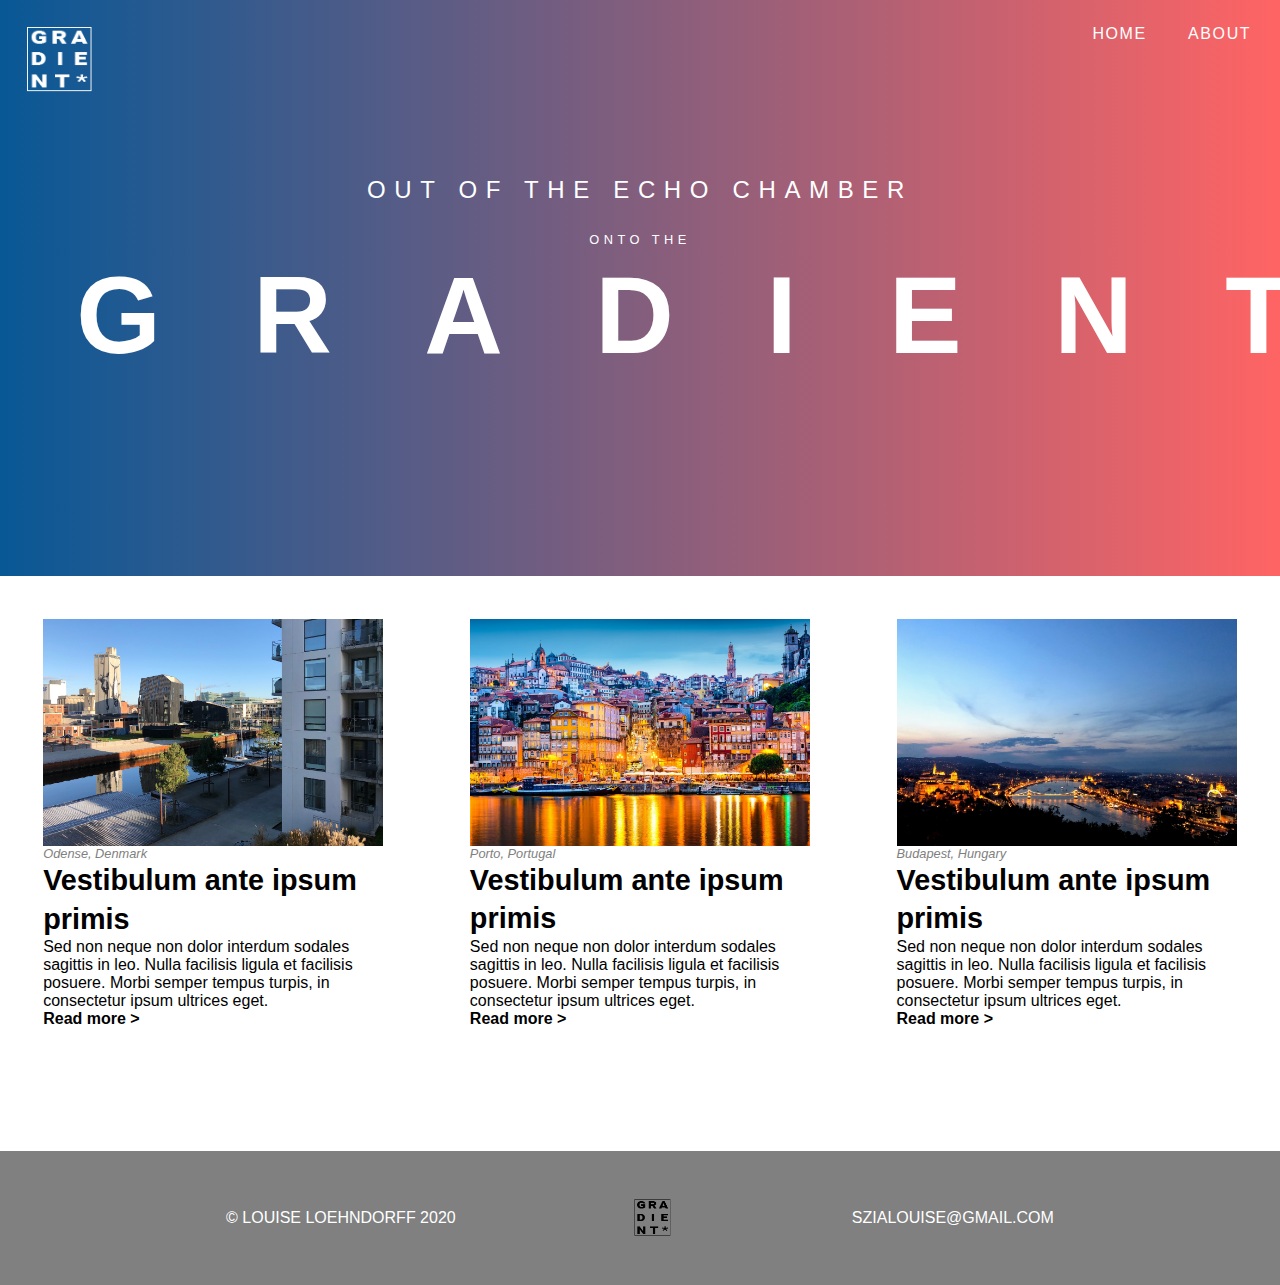
<file: index.html>
<!DOCTYPE html>
<html>
    <head>
        <meta charset="utf-8" />
        <title>Gradient news</title>
        <meta name="description" content="Example" />
        <link rel = "stylesheet" type = "text/css" href = "styles/styles.css"/>
    </head>
    <body>
            <!--Header -->
        <header>
            <div class="header">
                <a class="site-logo" href="index.html">
                    <img class="site-logo" src="images/logo.png">
                </a>
            </div>
            <div class="site-nav">
                <ul>
                    <li><a href="index.html">Home</a></li>
                    <li><a href="html/about.html">About</a> </li>
                </ul>
            </div>
        </header>
            <!-- Main Content-->
        <div class="page-grid">
             <!--Hero Area -->
             <div class="hero">
                <div class="box">
                    <div class="hero-content">
                        <h2 class="hero-intro">Out of the echo chamber</h2> 
                        <h3 class="hero-subtitle">onto the</h3>
                        <h1 class="hero-title">Gradient</h1>
                    </div>
                </div>   
             </div>

        <!--Main Content Cards -->
            <div class="cardArea" id="content">
                    <div class="card left">
                        <figure class="card-content">
                            <a class="card-image" href="html/post.html">
                                <img class="img" alt="Denmark" src="images/denmark.jpeg">
                            </a>
                        <figcaption class="card-caption">Odense, Denmark</figcaption>
                    </figure>
                       <a class="card-headline">
                            <h2>Vestibulum ante ipsum primis</h2>
                       </a>
                       <a class="card-body">
                           <p>Sed non neque non dolor interdum sodales sagittis in leo. Nulla facilisis ligula et facilisis posuere. Morbi semper tempus turpis, in consectetur ipsum ultrices eget.</p>
                       </a>
                       <a class="card-open" href="html/post.html">
                            <p><strong>Read more ></strong></p>
                       </a>
                    </div>

                    <div class="card center">
                        <figure class="card-content">
                            <a class="card-image" href="html/post.html">
                                <img class="img" alt="Portugal" src="images/portugal.jpg">
                            </a>
                            <figcaption class="card-caption">Porto, Portugal</figcaption>
                    </figure>
                       <a class="card-headline">
                            <h2>Vestibulum ante ipsum primis</h2>
                       </a>
                       <a class="card-body">
                           <p>Sed non neque non dolor interdum sodales sagittis in leo. Nulla facilisis ligula et facilisis posuere. Morbi semper tempus turpis, in consectetur ipsum ultrices eget.
                        </p>
                       </a>
                       <a class="card-open" href="html/post.html">
                            <p><strong>Read more ></strong></p>
                       </a>
                    </div>
                    <div class="card right">
                        <figure class="card-content">
                            <a class="card-image" href="html/post.html">
                                <img class="img" alt="Hungary" src="images/hungary.JPG">
                            </a>
                            <figcaption class="card-caption">Budapest, Hungary</figcaption>
                        </figure>
                       <a class="card-headline">
                            <h2>Vestibulum ante ipsum primis</h2>
                       </a>
                       <a class="card-body">
                           <p>Sed non neque non dolor interdum sodales sagittis in leo. Nulla facilisis ligula et facilisis posuere. Morbi semper tempus turpis, in consectetur ipsum ultrices eget.</p>
                       </a>
                       <a class="card-open" href="html/post.html">
                            <p><strong>Read more ></strong></p>
                       </a>
                    </div>
            </div>
        </div>

             <!--Footer -->
            <footer>
                <div class="footer">
                    <div class="copyright">&#169 Louise Loehndorff 2020</div>
                    <div class="footer-icon">
                        <img class="footer-img" src="images/logo dark.png">
                    </div>
                    <div class="email">szialouise@gmail.com</div>
                </div>
            </footer>
    </body>
</html>
</file>
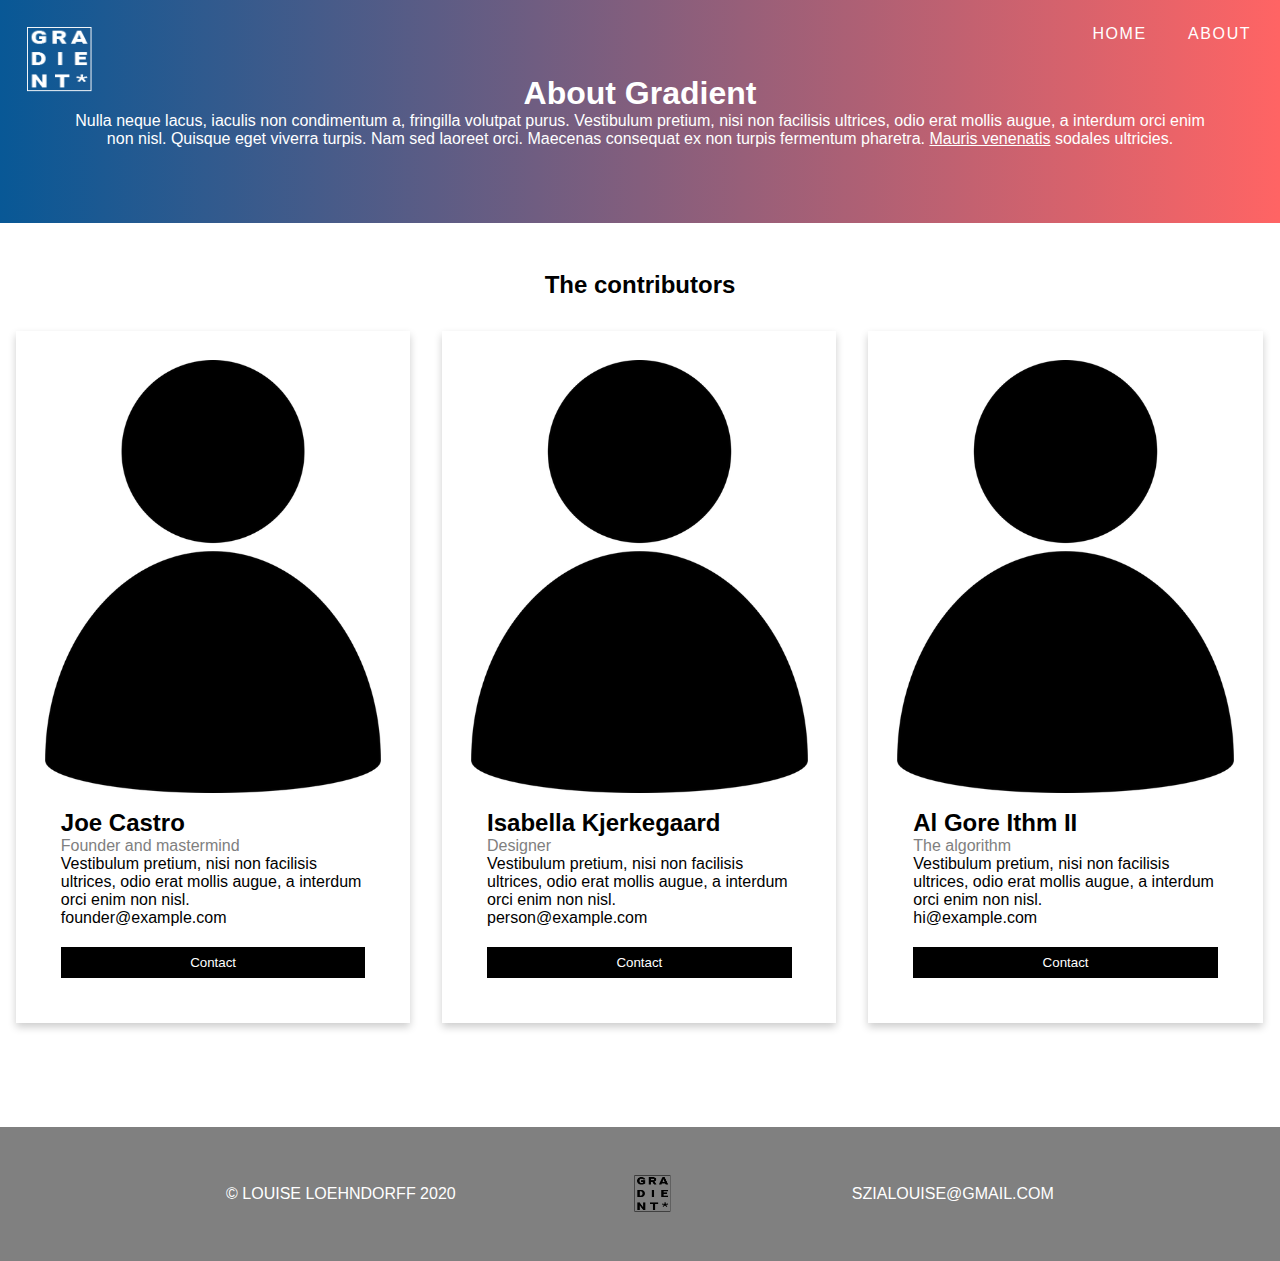
<file: html/about.html>
<!DOCTYPE html>
<html>
    <head>
        <meta charset="utf-8" />
        <title>Gradient news</title>
        <meta name="description" content="Example" />
        <link rel = "stylesheet" type = "text/css" href = "../styles/styles.css"/>
        <link rel = "stylesheet" type = "text/css" href = "../styles/styles-about.css"/>
    </head>
    <body>
        <!--Header -->
        <header>
            <div class="header">
                <a class="site-logo" href="../index.html">
                    <img class="site-logo" src="../images/logo.png">
                </a>
            </div>
            <div class="site-nav">
                <ul>
                    <li><a href="../index.html">Home</a></li>
                    <li><a href="about.html">About</a> </li>
                </ul>
            </div>
        </header>
        <!-- Main Content -->
        <div class="about-header">
            <h1>About Gradient</h1>
            <p>Nulla neque lacus, iaculis non condimentum a, fringilla volutpat purus. Vestibulum pretium, nisi non facilisis ultrices, odio erat mollis augue, a interdum orci enim non nisl. Quisque eget viverra turpis. Nam sed laoreet orci. Maecenas consequat ex non turpis fermentum pharetra. <u>Mauris venenatis</u> sodales ultricies.</p>
        </div>
        <h2 class="contributors-title">The contributors</h2>
        <div class="row">
            <div class="column">
            <div class="card">
                <img src="../images/person.png">
                <div class="container">
                    <h2>Joe Castro</h2>
                    <p class="title">Founder and mastermind</p>
                    <p>Vestibulum pretium, nisi non facilisis ultrices, odio erat mollis augue, a interdum orci enim non nisl. </p>
                    <p>founder@example.com</p>
                    <p><button class="button">Contact</button></p>
                </div>
            </div>
            </div>
        
            <div class="column">
            <div class="card">
                <img src="../images/person.png">
                <div class="container">
                    <h2>Isabella Kjerkegaard</h2>
                    <p class="title">Designer</p>
                    <p>Vestibulum pretium, nisi non facilisis ultrices, odio erat mollis augue, a interdum orci enim non nisl. </p>
                    <p>person@example.com</p>
                    <p><button class="button">Contact</button></p>
                </div>
            </div>
            </div>
        
            <div class="column">
            <div class="card">
                <img src="../images/person.png">
                <div class="container">
                    <h2>Al Gore Ithm II</h2>
                    <p class="title">The algorithm</p>
                    <p>Vestibulum pretium, nisi non facilisis ultrices, odio erat mollis augue, a interdum orci enim non nisl. </p>
                    <p>hi@example.com</p>
                    <p><button class="button">Contact</button></p>
                </div>
            </div>
            </div>
        </div>

        <!-- Footer -->
        <footer>
            <div class="footer">
                <div class="copyright">&#169 Louise Loehndorff 2020</div>
                <div class="footer-icon">
                    <img class="footer-img" src="../images/logo dark.png">
                </div>
                <div class="email">szialouise@gmail.com</div>
            </div>
        </footer>
    </body>
</html>
</file>
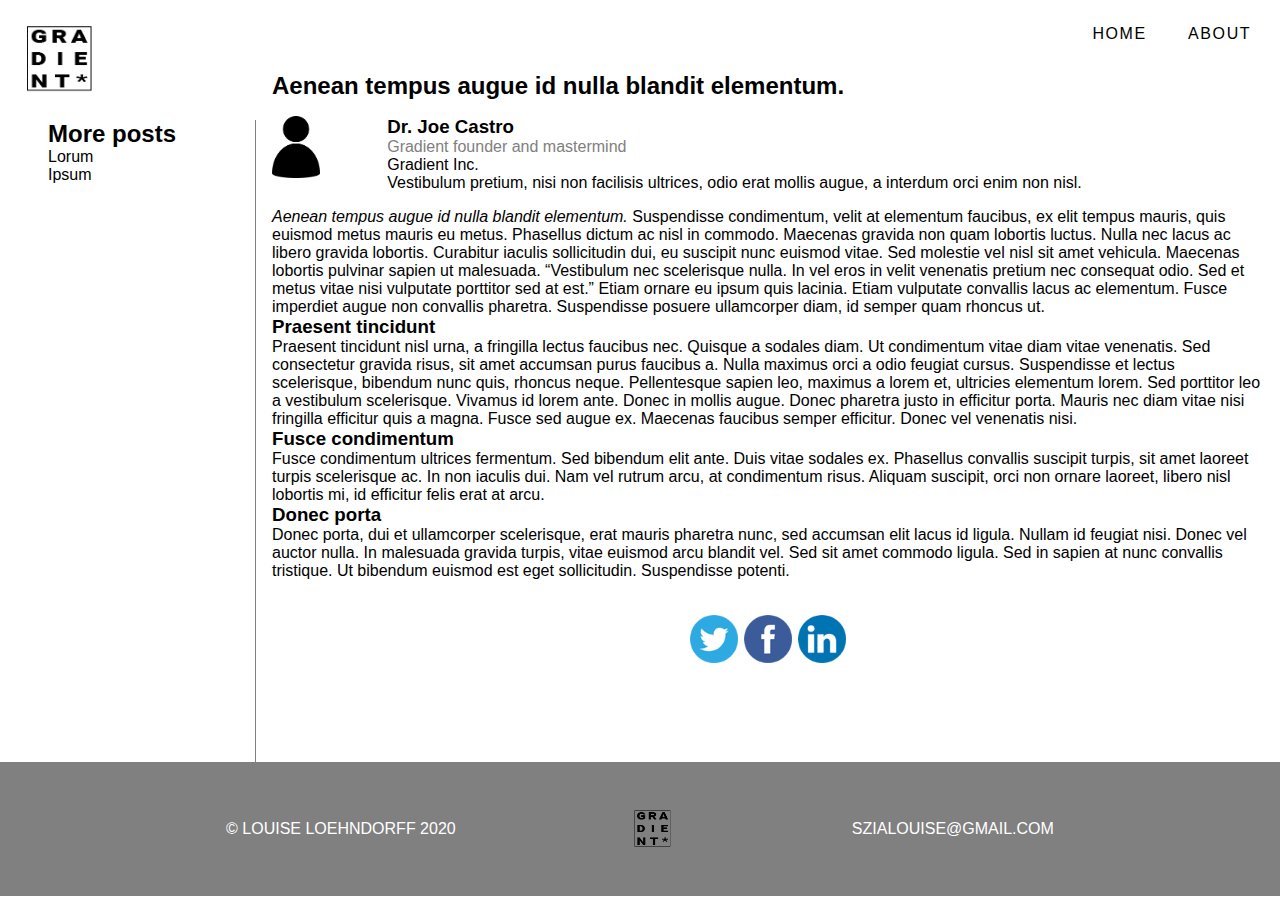
<file: html/post.html>
<!DOCTYPE html>
<html>
    <head>
        <meta charset="utf-8" />
        <title>The Gradient post</title>
        <link href="../styles/styles.css" rel="stylesheet">
        <link href="../styles/styles-post.css" rel="stylesheet">
        <meta name="description" content="Example" />
    </head>
    <body>
        <!--Header -->
        <header>
            <div class="header">
                <a class="site-logo" href="../index.html">
                    <img class="site-logo" src="../images/logo dark.png">
                </a>
            </div>
            <div class="site-nav">
                <ul>
                    <li><a href="../index.html">Home</a></li>
                    <li><a href="../html/about.html">About</a> </li>
                </ul>
            </div>
        </header>
        <div class="post-grid">
            <!-- Main Content-->
            <article>
                <div class="post">
                    <section class="headline">
                        <h2>Aenean tempus augue id nulla blandit elementum.</h2>
                    </section>
                    <section class="author-info">
                        <a class="avatar">
                            <img class="avatar-img" src="../images/person.png" alt="Joe Castro avatar">
                        </a>
                        <div class="author-details">
                            <h3>Dr. Joe Castro</h3>
                            <p class="title">Gradient founder and mastermind</p>
                            <p>Gradient Inc.</p>
                            <p>Vestibulum pretium, nisi non facilisis ultrices, odio erat mollis augue, a interdum orci enim non nisl.</p>
                        </div>
                    </section>
                    <section class="body">
                        <p>
                        <em>Aenean tempus augue id nulla blandit elementum.</em> Suspendisse condimentum, velit at elementum faucibus, ex elit tempus mauris, quis euismod metus mauris eu metus. Phasellus dictum ac nisl in commodo. Maecenas gravida non quam lobortis luctus. Nulla nec lacus ac libero gravida lobortis. Curabitur iaculis sollicitudin dui, eu suscipit nunc euismod vitae. Sed molestie vel nisl sit amet vehicula. Maecenas lobortis pulvinar sapien ut malesuada. <q>Vestibulum nec scelerisque nulla. In vel eros in velit venenatis pretium nec consequat odio. Sed et metus vitae nisi vulputate porttitor sed at est.</q> Etiam ornare eu ipsum quis lacinia. Etiam vulputate convallis lacus ac elementum. Fusce imperdiet augue non convallis pharetra. Suspendisse posuere ullamcorper diam, id semper quam rhoncus ut.
                        </p>
                        <h3>Praesent tincidunt</h3>
                        <p>
                        Praesent tincidunt nisl urna, a fringilla lectus faucibus nec. Quisque a sodales diam. Ut condimentum vitae diam vitae venenatis. Sed consectetur gravida risus, sit amet accumsan purus faucibus a. Nulla maximus orci a odio feugiat cursus. Suspendisse et lectus scelerisque, bibendum nunc quis, rhoncus neque. Pellentesque sapien leo, maximus a lorem et, ultricies elementum lorem. Sed porttitor leo a vestibulum scelerisque. Vivamus id lorem ante. Donec in mollis augue. Donec pharetra justo in efficitur porta. Mauris nec diam vitae nisi fringilla efficitur quis a magna. Fusce sed augue ex. Maecenas faucibus semper efficitur. Donec vel venenatis nisi.
                        </p>
                        <h3>Fusce condimentum</h3>
                        <p> 
                        Fusce condimentum ultrices fermentum. Sed bibendum elit ante. Duis vitae sodales ex. Phasellus convallis suscipit turpis, sit amet laoreet turpis scelerisque ac. In non iaculis dui. Nam vel rutrum arcu, at condimentum risus. Aliquam suscipit, orci non ornare laoreet, libero nisl lobortis mi, id efficitur felis erat at arcu.
                        </p>
                        <h3>Donec porta</h3>
                        <p>  
                        Donec porta, dui et ullamcorper scelerisque, erat mauris pharetra nunc, sed accumsan elit lacus id ligula. Nullam id feugiat nisi. Donec vel auctor nulla. In malesuada gravida turpis, vitae euismod arcu blandit vel. Sed sit amet commodo ligula. Sed in sapien at nunc convallis tristique. Ut bibendum euismod est eget sollicitudin. Suspendisse potenti.
                        </p>
                    </section>
                </div>
            </article>
            <!-- Social Sharing -->
            <div class="social">
                <!-- <div class="share">Share</div> -->
                <div class="twitter">
                    <a href="post.html" target="_blank">
                        <img src="../images/twitter.png" alt="Twitter"/>
                    </a>
                </div>
                <div class="fb">
                    <a href="post.html" target="_blank">
                        <img src="../images/facebook.png" alt="Facebook"/>
                    </a>
                </div>
                <div class="linkedin">
                    <a href="post.html" target="_blank">
                        <img src="../images/linkedin.png" alt="LinkedIn"/>
                    </a>
                </div>
            </div>
            
                <!-- Sidebar -->
            <div class="sidebar">
                <h2>More posts</h2>
                <ul>
                    <li><a href="post.html">Lorum</a></li>
                    <li><a href="post.html">Ipsum</a> </li>
                </ul>
            </div>
        </div>

        <!-- Footer -->
        <footer>
            <div class="footer">
                <div class="copyright">&#169 Louise Loehndorff 2020</div>
                <div class="footer-icon">
                    <img class="footer-img" src="../images/logo dark.png">
                </div>
                <div class="email">szialouise@gmail.com</div>
            </div>
        </footer>
    </body>
</html>
</file>
<file: styles/styles.css>
@import "styles-header.css";
@import "styles-footer.css";
@import "styles-homepage-grid.css";

html,
html * {
    box-sizing: border-box;
    margin: 0;
    padding: 0;
}

body {
    font-family: "Roboto", Arial, sans-serif;
    font-size: 3vw;
}

img {
    width: 100%;
    max-width: 100%;
    height: auto;
    vertical-align: middle;
}

.box {
    display: flex;
    align-items: center;
    justify-content: space-evenly;
    /* border: 2px solid red; */
}

.hero {
    grid-area: hero;
    height: 50vw;
    color: #fff;
    background-image: linear-gradient(to right, #085896 , #FF6464);
    background-size: cover;
}

.hero-content {
    font-family: Roboto, arial, sans-serif;
    display: relative;
    z-index: 0;
    top: 0;
    bottom: 0;
    width: 100%;
    text-align: center;
    height: 50vh;
}

.hero-intro {
    font-size: 1.3em;
    font-weight: 100;
    line-height: 1.55em;
    margin-bottom: 1em;
    padding-top: 4.5em;
    letter-spacing: .3em;
    text-transform: uppercase;
}

.hero-subtitle {
    font-size: .5em;
    font-weight: 100;
    line-height: 1.6em;
    letter-spacing: .3em;
    text-transform: uppercase;
}

.hero-title {
    font-size: 4em;
    margin-bottom: 1.5%;
    text-transform: uppercase;
    letter-spacing: .1em;
}

#content {
    grid-area: content;
}

.cardArea {
    display: flex;
    flex-flow: row wrap;
    justify-content: center;
    align-items: center;
    margin: 0 2em 0 2em;
    /* border: 2px solid blue; */
        }

.card {
    display: flex;
    flex-flow: column wrap;
    align-items: left;
    justify-content: left;
    flex: 1 0 100%;
    margin: .5em;
    padding: 2em;
    /* height: 70vw; */
    /* border: 2px solid yellow; */
}

.card.left {
    grid-area: l;
}

.card.center {
    grid-area: c;
}

.card.right {
    grid-area: r;
}

.card-headline {
    font-size: 1.5em;
    line-height: 2em;

}

.card-open {
    text-decoration: none;
    color: #000;
    /* font-weight: 600; */
}
.card-caption {
    font-size: .8em;
    font-style: italic;
    color: grey;
}

/* - - - - - - - - - - - (600px Media Query) - - - - - - - - - - - */

@media (min-width: 600px) {
    body {
      font-size: 100%;
    }

    .site-logo {
      float: left;
      width: 4.5em;
      top: 0;
    }

    .site-logo img {
      width: 4.5em;
    }

    .site-nav {
      position: relative;
      display: block !important;
      float: right;
      width: 80%;
      padding: .75em 1em 0 0;
      background: none;
      top: 0;
    }
  
    .site-nav ul {
      margin: 0;
      text-align: right;
    }

    .site-nav ul li {
      display: inline-block;
      margin-bottom: 0;
      margin-left: 1.5em;
    }

    .hero {
        height: 45vw;
    }

    .hero-intro {
        font-size: 1.5em;
        line-height: 2;
        margin-bottom: 2.25%;
        padding-top: 13%;
        letter-spacing: .39em;
    }

    .hero-subtitle {
        font-size: .8em;
        line-height: 2;
        letter-spacing: .35em;
    }

    .hero-title {
        font-size: 5em;
        margin-bottom: 7%;
        letter-spacing: .3em;
        /* margin-left: .25em; */
    }

    .cardArea {
        margin: 0 0 0 0;
    }

    .card {
        flex: 1 0 50%;
        margin: .3em;
        padding: 1.5em;
        /* height: 50vw; */
    }

    .card-headline {
        font-size: 1.2em;
    }

    .footer {
        font-size: 1em;
    }
}

  /* - - - - - - - - - - - (900px Media Query) - - - - - - - - - - - */

  @media (min-width: 900px) {
    .hero {
      height: 45vw;
    }

    .hero-intro {
      margin-bottom: 1%;
      padding-top: 7%;
      letter-spacing: .36em;
    }

    .hero-title {
      margin-bottom: 0;
      letter-spacing: .5em;
      margin-left: .4em;
      font-size: 7vw;
    }

    .card {
        margin: .7em;
        padding: 1.5em;
        /* height: 45vw; */
    }

}

  /* - - - - - - - - - - - (1200px Media Query) - - - - - - - - - - - */
  
  @media (min-width: 1200px) {
    .hero {
      overflow: hidden;
      height: 45vw;
    }

    .hero-intro {
      padding-top: 13%;
    }

    .hero-title {
      letter-spacing: .85em;
      margin-left: .7em;
      font-size: 8.5vw;
    }

    .card {
        flex: 1 0 27%;
        margin: .9em;
        padding: 1.8em;
        /* height: 40vw; */
    }

}
</file>
<file: styles/styles-about.css>
/* .about-header span {
    text-decoration: underline;
  } */
  
  .column {
    float: left;
    width: 33.3%;
    margin-bottom: 16px;
    padding: 0 8px;
  }
  
  .card {
    box-shadow: 0 4px 8px 0 rgba(0, 0, 0, 0.2);
    margin: 8px;
  }
  
  .about-header {
    padding: 75px;
    text-align: center;
    background-image: linear-gradient(to right, #085896 , #FF6464);;
    color: white;
  }
  
  .container {
    padding: 1em;
  }
  
  .container::after, .row::after {
    content: "";
    clear: both;
    display: table;
  }
  
  .title {
    color: grey;
  }
  .contributors-title {
    text-align: center;
    padding: 2em 0 1em 0;
  }
  
  .button {
    border: none;
    outline: 0;
    display: inline-block;
    padding: 8px;
    margin-top: 1.5em;
    color: white;
    background-color: #000;
    text-align: center;
    cursor: pointer;
    width: 100%;
  }
  
  .button:hover {
    background-color: #555;
  }
  
@media screen and (max-width: 900px) {
    .column {
      width: 100%;
      display: block;
    }
}
</file>
<file: styles/styles-post.css>
.site-nav ul li a{
    color: black;
}

.post-grid {
    display: flex;
    flex-flow: column wrap;
    align-items: center;
    justify-content: center;
}

.post {
    grid-area: post;
    margin-top: 5em;
    padding: 1em;
}

.sidebar {
    grid-area: sidebar;
    width: 100%;
    border-top: 1px solid grey;
    margin: 1em 0 0 1em;
    padding-top: 1em;
}

.sidebar ul {
    list-style: none;
}

.sidebar ul li a {
    text-decoration: none;
    color: black;
}

.author-info {
    display: flex;
    flex-flow: column wrap;
    padding-top: 1em;
}

.avatar {
    width: 4.5em;
}

.avatar-img {
    width: 4.5em;
}

.title {
    color: grey;
}

.body {
    padding: 1em 0 0 0;
}
.social {
    grid-area: social;
    padding: 1em;
    display: flex;
    flex-flow: column wrap;
    justify-content: center;
    align-items: center;
}

.social img {
    width: 3.5em;
    margin: .2em;
}

/* - - - - - - - - - - - (900px Media Query) - - - - - - - - - - - */

@media (min-width: 900px) {
    .post-grid {
        display: grid;
        grid-template-columns: 20% 75%;
        grid-template-rows: auto;
        grid-column-gap: 0px;
        grid-row-gap: 0px;
        grid-template-areas:
            /* "hd hd" */
            "sidebar post"
            "sidebar post"
            "sidebar social";
            /* "ft ft"; */
    }

    .author-info {
        display: grid;
        grid-template-columns: 10% 90%;
        grid-template-rows: auto;
        grid-column-gap: 1em;
        grid-template-areas: 
        "avatar info";
        padding-top: 1em;
    }
    
    .avatar {
        width: 3em;
        grid-area: avatar;
    }
    
    .avatar-img {
        width: 3em;
    }

    .author-details {
        grid-area: info;
    }
    
    .title {
        color: grey;
    }

    .post {
        margin-top: 3.5em;
        padding: 1em;
    }

    .sidebar {
        height: 100%;
        border-right: 1px solid grey;
        border-top: none;
        margin: 15em 0 0 0;
        padding: 0 0 0 3em;
    }

    .social {
        flex-flow: row wrap;
    }

    .social img {
        width: 3em;
        margin: .2em;
    }
}
/* - - - - - - - - - - - (1200px Media Query) - - - - - - - - - - - */
  
@media (min-width: 1200px) {
    .post-grid {
        grid-template-columns: 20% 80%;
    }
    
    .sidebar {
        border-right: 1px solid grey;
        margin: 15em 0 0 0;
        padding: 0 0 0 3em;
    }
}
</file>
